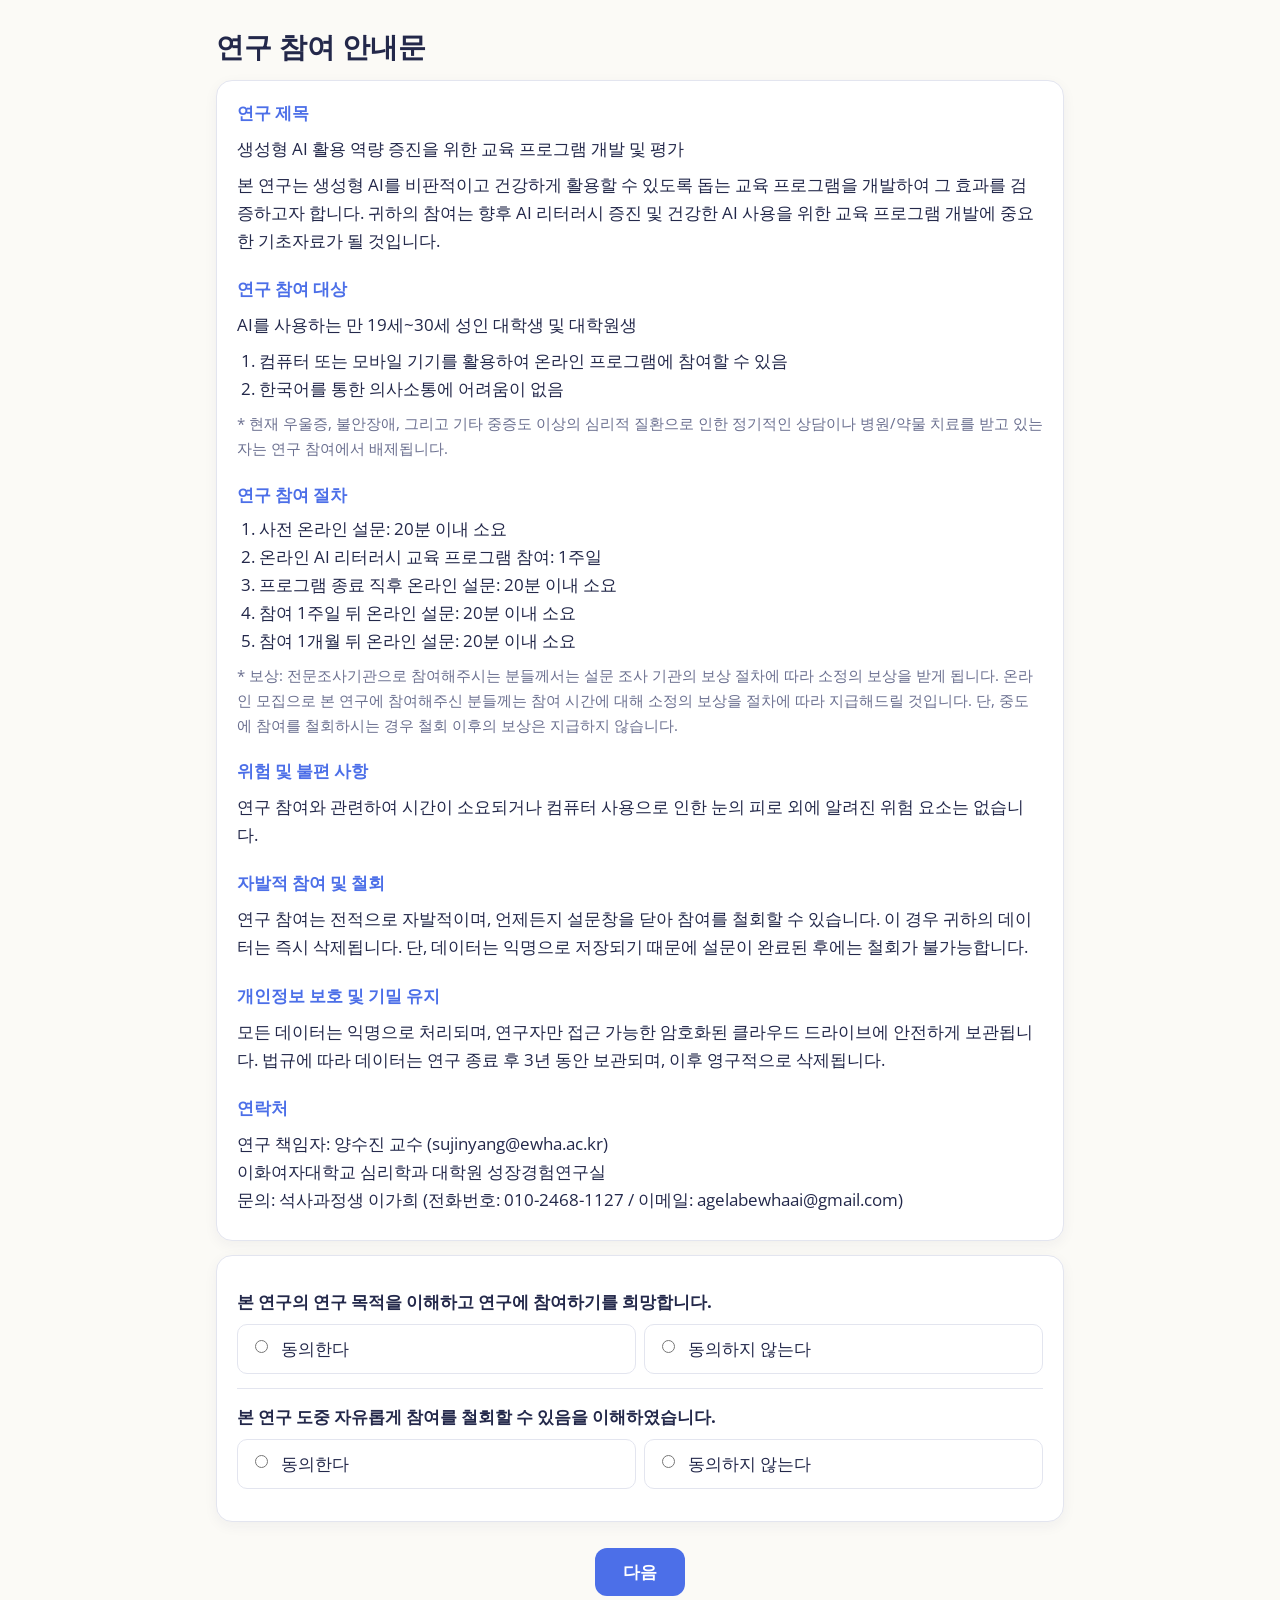
<file: index.html>
<!doctype html>
<html lang="ko">
<head>
<meta charset="utf-8">
<meta name="viewport" content="width=device-width, initial-scale=1">
<title>AI 리터러시 프로그램</title>
<link rel="stylesheet" href="jspsych.css">
<link rel="stylesheet" href="style.css?v=1102b">
<script src="jspsych.js"></script>
<script src="plugin-html-button-response.js"></script>
<script src="plugin-survey-html-form.js"></script>
<script src="plugin-browser-check.js"></script>
<script src="plugin-call-function.js"></script>
<script src="config.js?v=1102b"></script>
<script src="measures.js?v=1102b"></script>
</head>
<body>
<div id="app"></div>
<script src="experiment.js?v=1102b"></script>
</body>
</html>
</file>
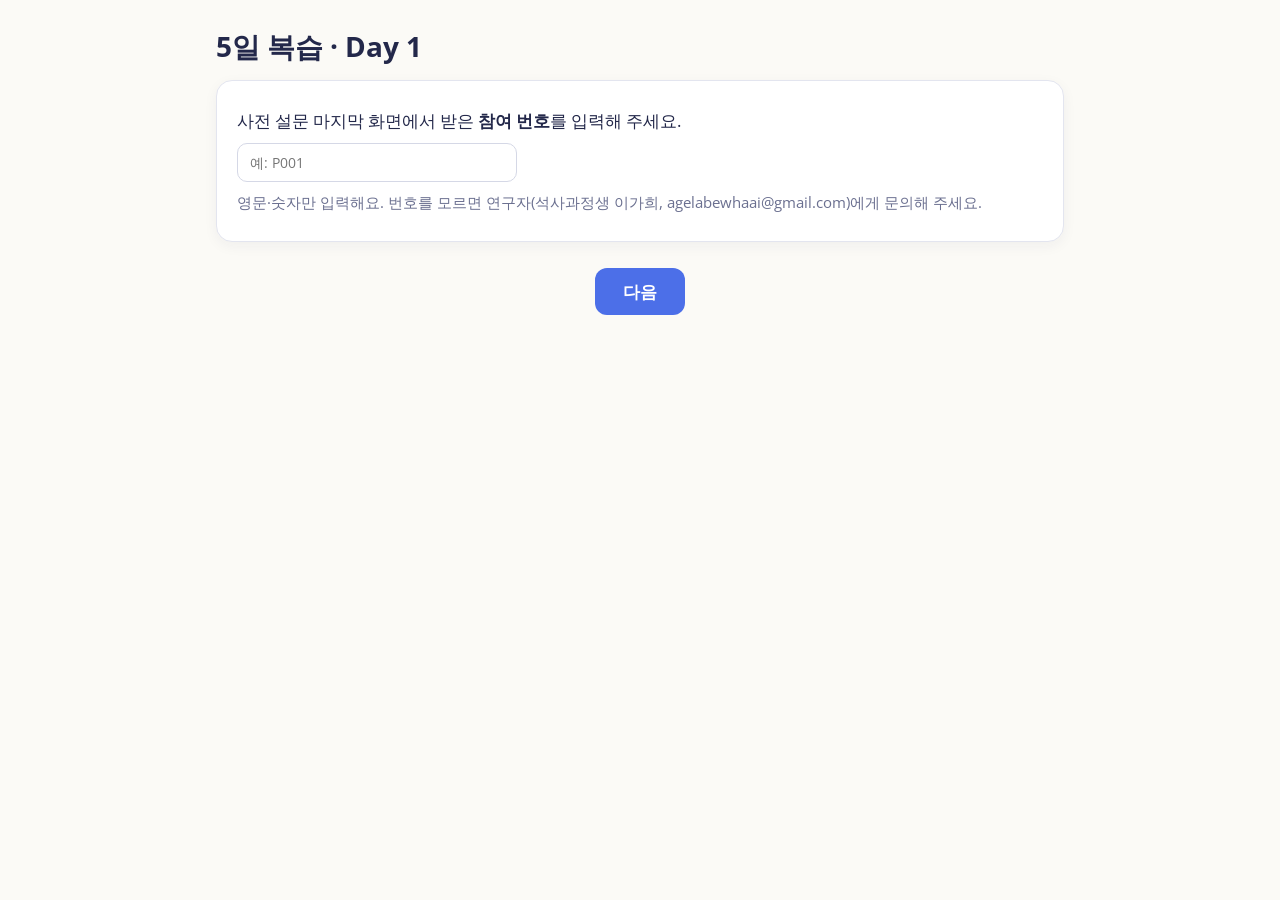
<file: daily-b.html>
<!doctype html>
<html lang="ko">
<head>
<meta charset="utf-8">
<meta name="viewport" content="width=device-width, initial-scale=1">
<title>일상 속 디지털 기술 이해 · 5일 복습</title>
<link rel="stylesheet" href="jspsych.css">
<link rel="stylesheet" href="style.css?v=1117a">
<script src="jspsych.js"></script>
<script src="plugin-html-button-response.js"></script>
<script src="plugin-survey-html-form.js"></script>
<script src="plugin-browser-check.js"></script>
<script src="plugin-call-function.js"></script>
<script src="config.js?v=1117a"></script>
<script src="measures.js?v=1117a"></script>
<script>const DAY = Math.min(5, Math.max(1, Number(new URLSearchParams(location.search).get("day")) || 1)); const FORM = "day" + DAY;</script>
<script src="common.js?v=1117a"></script>
<script src="debug-main.js?v=1123a"></script>
</head>
<body>
<div id="app"></div>
<script src="daily-b.js?v=1126c"></script>
</body>
</html>
</file>
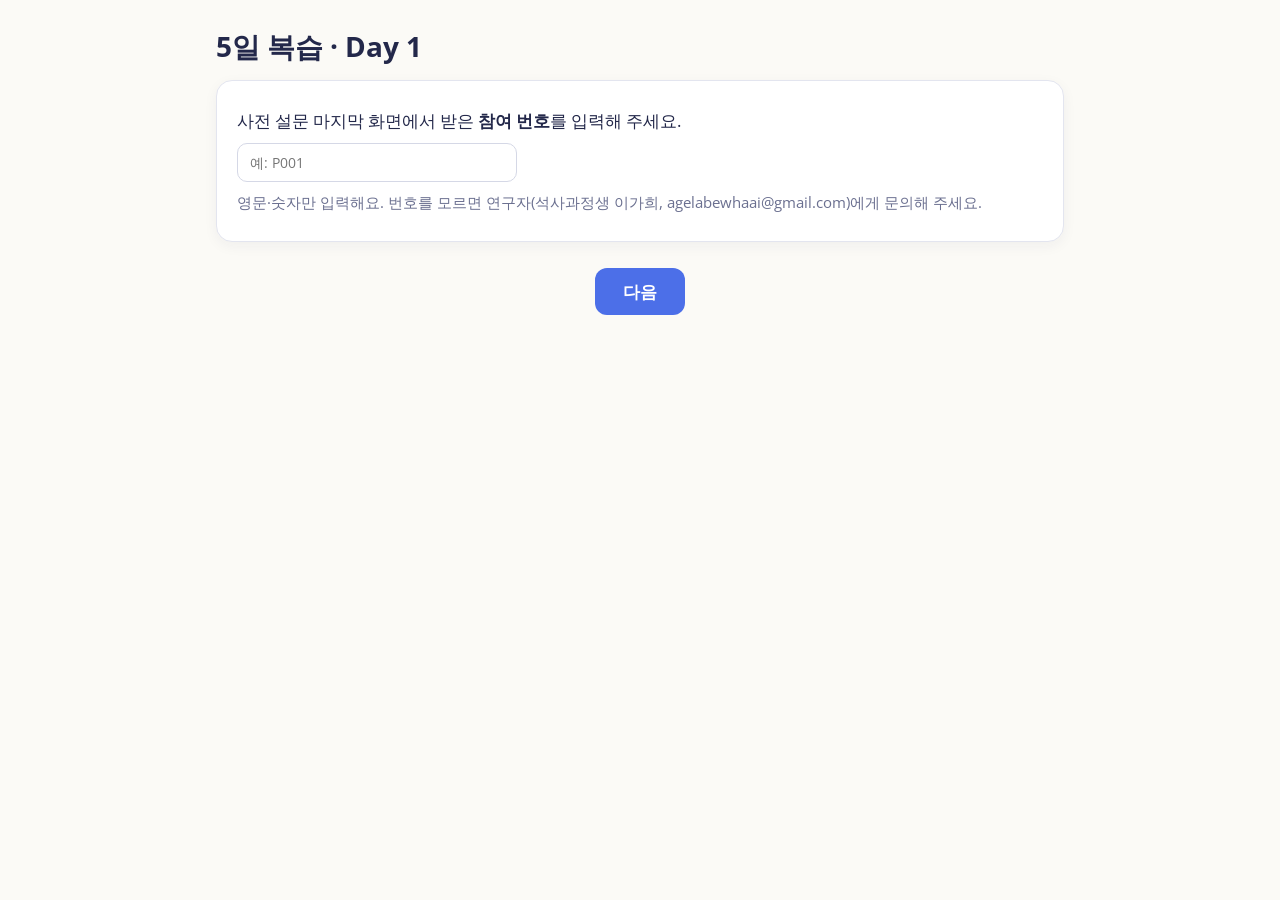
<file: daily-main.html>
<!doctype html>
<html lang="ko">
<head>
<meta charset="utf-8">
<meta name="viewport" content="width=device-width, initial-scale=1">
<title>AI 리터러시 5일 복습</title>
<link rel="stylesheet" href="jspsych.css">
<link rel="stylesheet" href="style.css?v=1117a">
<script src="jspsych.js"></script>
<script src="plugin-html-button-response.js"></script>
<script src="plugin-survey-html-form.js"></script>
<script src="plugin-browser-check.js"></script>
<script src="plugin-call-function.js"></script>
<script src="config.js?v=1117a"></script>
<script src="measures.js?v=1117a"></script>
<script>const DAY = Math.min(5, Math.max(1, Number(new URLSearchParams(location.search).get("day")) || 1)); const FORM = "day" + DAY;</script>
<script src="common.js?v=1117a"></script>
<script src="debug-main.js?v=1123a"></script>
</head>
<body>
<div id="app"></div>
<script src="daily-main.js?v=1125f"></script>
</body>
</html>
</file>
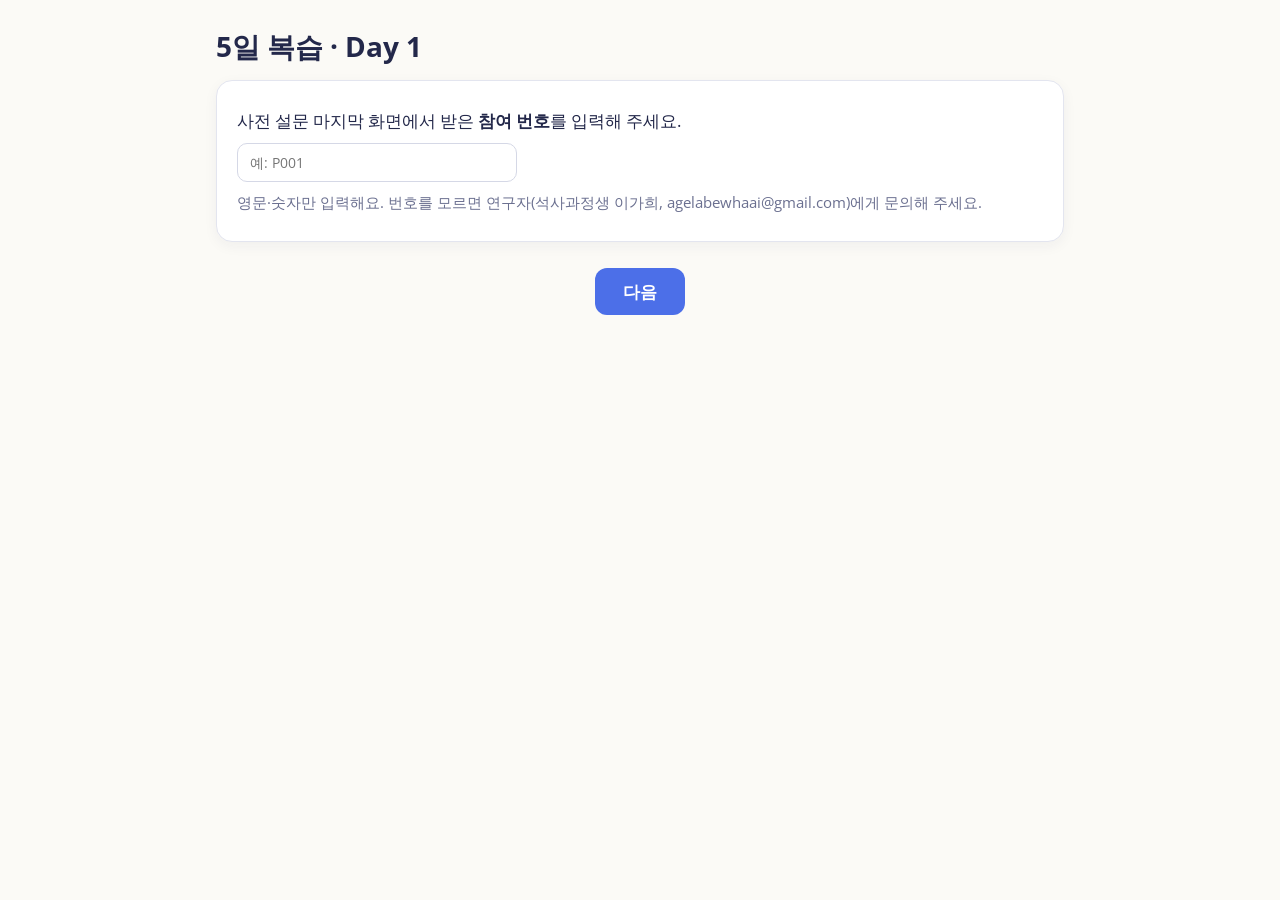
<file: daily.html>
<!doctype html>
<html lang="ko">
<head>
<meta charset="utf-8">
<meta name="viewport" content="width=device-width, initial-scale=1">
<title>AI 리터러시 5일 복습</title>
<link rel="stylesheet" href="jspsych.css">
<link rel="stylesheet" href="style.css?v=1117a">
<script src="jspsych.js"></script>
<script src="plugin-html-button-response.js"></script>
<script src="plugin-survey-html-form.js"></script>
<script src="plugin-browser-check.js"></script>
<script src="plugin-call-function.js"></script>
<script src="config.js?v=1117a"></script>
<script src="measures.js?v=1117a"></script>
<script>const DAY = Math.min(5, Math.max(1, Number(new URLSearchParams(location.search).get("day")) || 1)); const FORM = "day" + DAY;</script>
<script src="common.js?v=1117a"></script>
</head>
<body>
<div id="app"></div>
<script src="daily.js?v=1117a"></script>
</body>
</html>
</file>
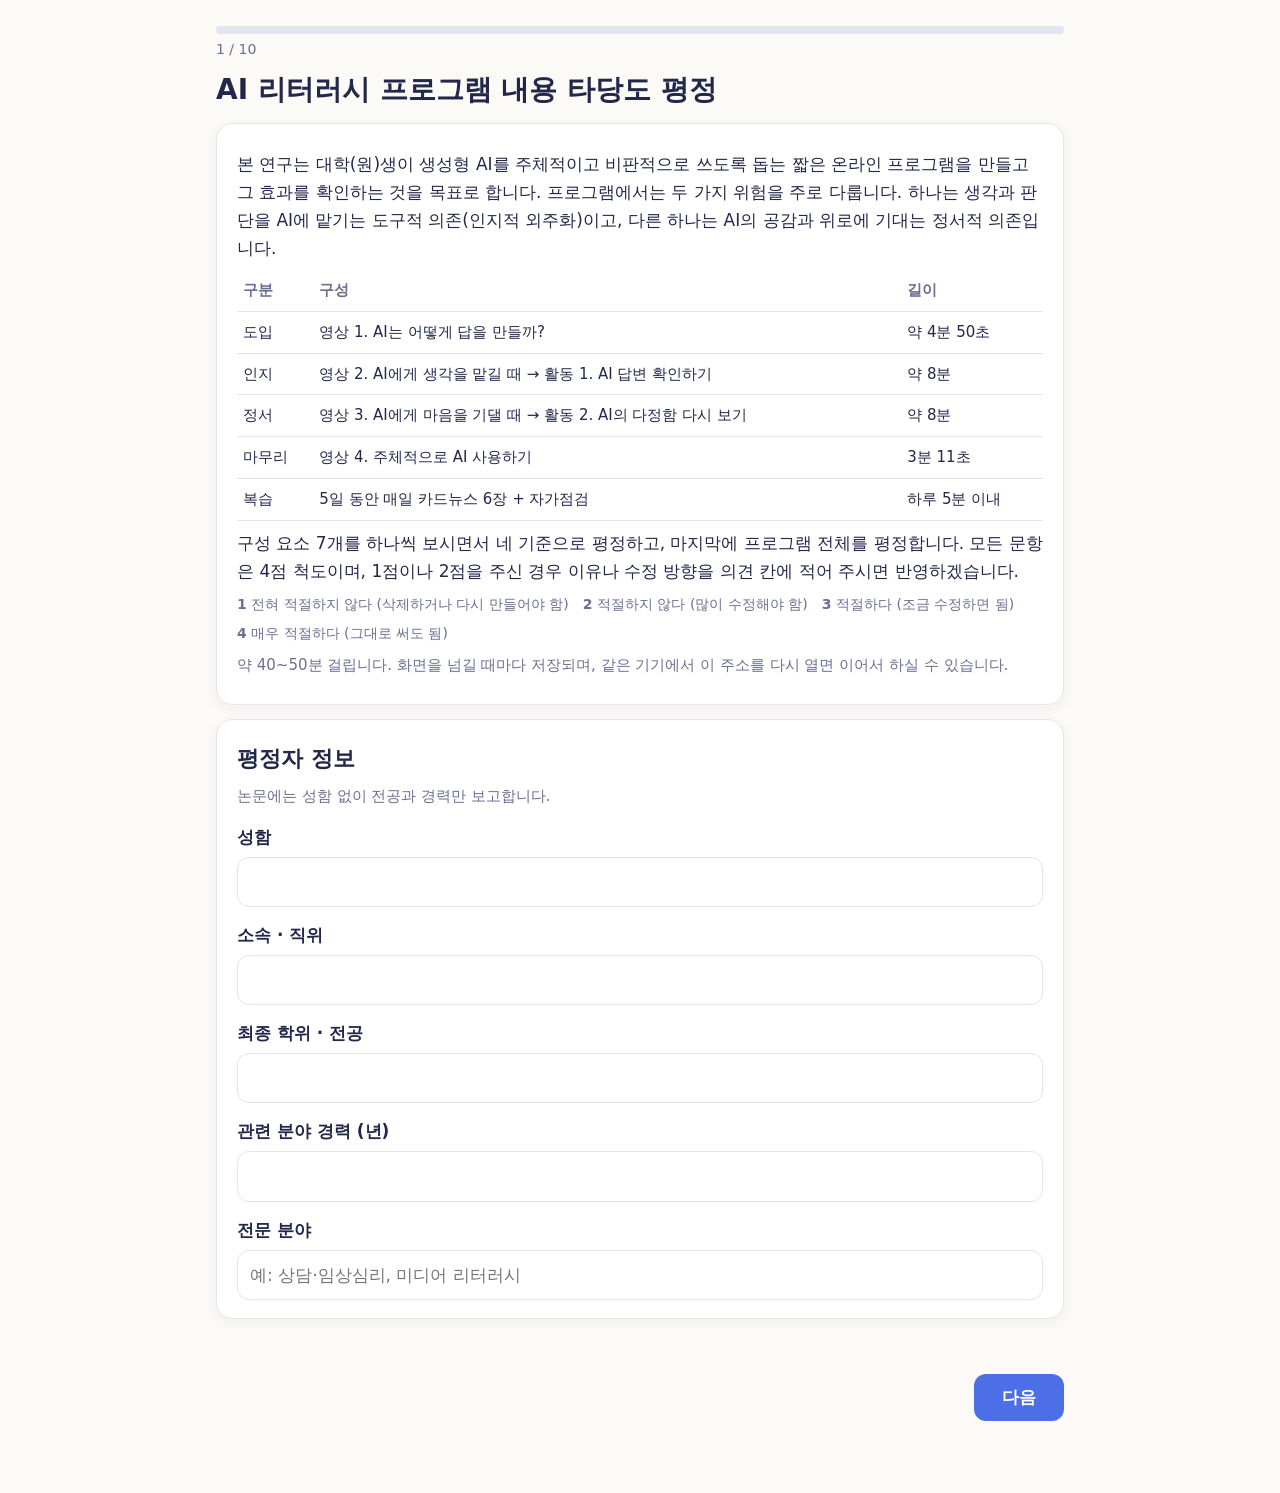
<file: expert.html>
<!doctype html>
<html lang="ko">
<head>
<meta charset="utf-8">
<meta name="viewport" content="width=device-width, initial-scale=1">
<title>AI 리터러시 프로그램 내용 타당도 평정</title>
<link rel="stylesheet" href="style.css?v=1117a">
<style>
  main{max-width:880px;margin:0 auto;padding:20px 16px 72px;box-sizing:border-box;font-size:17px;line-height:1.65;}
  .bar{height:8px;background:var(--line);border-radius:99px;overflow:hidden;margin:6px 0 4px;}
  .bar i{display:block;height:100%;background:var(--blue);border-radius:99px;transition:width .25s;}
  .stepno{color:var(--sub);font-size:14px;margin:0 0 10px;}
  table.ov{width:100%;border-collapse:collapse;font-size:15px;}
  table.ov th,table.ov td{border-bottom:1px solid var(--line);padding:8px 6px;text-align:left;vertical-align:top;}
  table.ov th{color:var(--sub);font-weight:600;white-space:nowrap;}
  .goal{background:var(--blue-soft);border-radius:12px;padding:12px 16px;margin:12px 0;font-size:16px;}
  .goal b{display:inline-block;min-width:3.2em;}
  video{width:100%;border-radius:12px;background:#000;display:block;}
  .cardsrow{display:flex;gap:10px;overflow-x:auto;padding:4px 2px 10px;scroll-snap-type:x mandatory;}
  .cardsrow img{height:420px;border-radius:10px;border:1px solid var(--line);scroll-snap-align:start;flex:none;}
  .daytabs{display:flex;gap:6px;flex-wrap:wrap;margin:0 0 10px;}
  .daytabs button{font:inherit;font-size:15px;font-weight:700;padding:7px 14px;border-radius:99px;border:1px solid var(--line);background:#fff;color:var(--ink);cursor:pointer;}
  .daytabs button.on{background:var(--blue);border-color:var(--blue);color:#fff;}
  a.open{display:inline-block;font-weight:700;color:var(--blue);background:var(--blue-soft);padding:10px 16px;border-radius:12px;text-decoration:none;margin:4px 0;}
  .scale{display:flex;gap:6px 14px;flex-wrap:wrap;font-size:14px;color:var(--sub);margin:0 0 4px;}
  .q{padding:14px 0;border-bottom:1px solid var(--line);}
  .q:last-of-type{border-bottom:none;}
  .q .t{margin:0 0 8px;}
  .q .t b{color:var(--blue);margin-right:4px;}
  .q.miss .t{color:var(--red);}
  .pick{display:grid;grid-template-columns:repeat(4,1fr);gap:8px;}
  .pick label{display:block;position:relative;cursor:pointer;}
  .pick input{position:absolute;opacity:0;inset:0;}
  .pick span{display:block;text-align:center;border:1.5px solid var(--line);border-radius:12px;padding:8px 4px;background:#fff;font-weight:700;}
  .pick small{display:block;font-weight:500;font-size:12px;color:var(--sub);line-height:1.3;}
  .pick input:checked + span{border-color:var(--blue);background:var(--blue);color:#fff;}
  .pick input:checked + span small{color:#fff;}
  .pick input:focus-visible + span{outline:3px solid var(--blue-soft);}
  textarea,input[type=text],input[type=number]{font:inherit;width:100%;box-sizing:border-box;border:1.5px solid var(--line);border-radius:12px;padding:10px 12px;background:#fff;color:var(--ink);}
  textarea{min-height:110px;resize:vertical;}
  label.f{display:block;font-weight:700;margin:14px 0 6px;}
  label.f small{font-weight:500;color:var(--sub);}
  .low{display:none;color:var(--red);font-size:14px;margin:6px 0 0;}
  .low.on{display:block;}
  .nav{display:flex;justify-content:space-between;gap:10px;margin-top:18px;}
  .nav .ghost{background:#fff;color:var(--ink);border:1.5px solid var(--line);}
  .err{color:var(--red);font-weight:700;margin:10px 0 0;min-height:1.4em;}
  @media (max-width:560px){ .cardsrow img{height:330px;} .pick small{display:none;} }
</style>
<script src="config.js?v=1117a"></script>
</head>
<body>
<main id="app"></main>
<script>
/* 전문가 내용 타당도 평정 — expert.html
   응답은 CONFIG.SHEETS_URL의 '전문가평정' 탭에 평정자 1명당 1줄로 저장(화면을 넘길 때마다 덮어씀). 같은 기기에서는 다시 열어도 이어서 할 수 있음. */
const SHEET = "전문가평정";
const KEY = "ailit_expert_v1";
const BASE = "program.html?pid=EXPERT&debug=1&start=";
const SCALE = [[1, "전혀 적절하지 않다", "삭제하거나 다시 만들어야 함"], [2, "적절하지 않다", "많이 수정해야 함"], [3, "적절하다", "조금 수정하면 됨"], [4, "매우 적절하다", "그대로 써도 됨"]];
const CRIT = [
  ["목표 적합성", "내용이 이 요소의 목표와 프로그램 전체 목적에 맞다."],
  ["대상 적절성", "대학(원)생의 실제 AI 사용 상황과 이해 수준에 맞다."],
  ["명확성", "용어, 문장, 화면 구성이 분명해 오해 없이 전달된다."],
  ["분량·난이도", "길이와 어려운 정도가 적당하다."],
];
const PARTS = [
  { id: "v1", kind: "video", n: 1, name: "영상 1. AI는 어떻게 답을 만들까?", len: "약 4분 50초",
    goal: "생성형 AI가 학습한 패턴으로 답을 만드는 시스템임을 이해하고, 사람의 판단이 왜 중요한지 알기",
    body: "작동 원리(대규모 언어 모델, 토큰, 어텐션), 강점과 사회적 이점, 약점(환각, 편향, 딥페이크)과 사회적 영향, 윤리적 사용" },
  { id: "v2", kind: "video", n: 2, name: "영상 2. AI에게 생각을 맡길 때", len: "2분 43초",
    goal: "인지적 외주화를 이해하고, AI를 쓸 때 비판적으로 확인하고 골라 다듬어 내 것으로 만들어야 함을 알기",
    body: "인지적 외주화, AI는 무엇이 다른가, 선행연구 세 가지(기억·주인의식, 비판적 사고, AI 신뢰), 확신에 찬 말투, AI와 나의 역할" },
  { id: "a1", kind: "act", start: "act1", name: "활동 1. AI 답변 확인하기", len: "약 5분",
    goal: "‘단호한 말투 ≠ 확인된 내용’을 실제 AI 답변에 적용해 문장마다 어떤 문제가 있는지 가려내기",
    body: "밤샘 공부에 대한 AI 답변 읽기 → 첫인상 평가 → A. 확신에 찬 문장 5개의 문제 유형 고르기 → B. 영상 2 내용 퀴즈 5문항 (10점, 즉시 해설)" },
  { id: "v3", kind: "video", n: 3, name: "영상 3. AI에게 마음을 기댈 때", len: "3분 26초",
    goal: "AI가 왜 위로가 되는지, 왜 아첨하거나 붙잡는 말을 하는지 알고, AI 공감의 한계와 사람·전문가의 도움을 찾는 방법 알기",
    body: "AI가 위로가 되는 이유, 아첨·붙잡는 말의 이유, 정서적 의존의 문제 세 가지(외로움·고립, 관계에 대한 기대 변화, 서비스 변경에 따른 상실), AI는 정신건강 전문가가 아님" },
  { id: "a2", kind: "act", start: "act2", name: "활동 2. AI의 다정함 다시 보기", len: "약 5분",
    goal: "따뜻해 보이는 AI 대화에서 아첨·과도한 친밀감·붙잡기를 찾아내기",
    body: "AI 대화 세 개 읽기 → 첫인상 평가 → A. 단서 찾기 5문항 → B. 영상 3 내용 퀴즈 5문항 (10점, 즉시 해설)" },
  { id: "v4", kind: "video", n: 4, name: "영상 4. 주체적으로 AI 사용하기", len: "3분 11초",
    goal: "학업·정서 양쪽의 사용 습관을 점검하고, 실천할 작은 변화 하나를 정하기",
    body: "자기점검(O/X 5문항), 사용 전·중·후 전략, 감정을 나눌 때, 신경가소성, ‘나의 작은 변화’ 직접 적기" },
  { id: "cn", kind: "cards", name: "5일 복습 카드뉴스", len: "하루 6장, 5일",
    goal: "1일차에 배운 내용을 하루 한 주제씩 다시 떠올리고 실천으로 잇기",
    body: "Day 1 AI는 어떻게 답을 만들까 · Day 2 AI에게 생각을 맡길 때 · Day 3 AI 답변 확인하기 · Day 4 AI에게 마음을 기댈 때 · Day 5 기분 좋은 답 ≠ 나에게 좋은 답" },
];
const OVERALL = [
  "프로그램 구성이 ‘생성형 AI를 주체적·비판적으로 사용하도록 돕는다’는 목적에 적합하다.",
  "영상과 활동의 순서가 논리적으로 이어진다.",
  "인지적 의존과 정서적 의존을 균형 있게 다룬다.",
  "영상으로 배우고 활동으로 적용하는 방식이 학습 목표 달성에 적절하다.",
  "1일차 분량(40분 이내)과 5일 복습 분량(하루 5분 이내)이 적절하다.",
  "5일 복습이 1일차에 배운 내용을 유지하고 실천으로 잇는 데 적절하다.",
  "참여자에게 심리적 불편이나 해를 줄 수 있는 내용이 없다.",
  "이 프로그램은 대학생의 AI 리터러시를 높이고 AI 의존을 줄이는 데 도움이 될 것이다.",
];
const OPEN = [
  "사실과 다르거나 근거가 약하다고 보신 내용이 있다면 적어 주세요. (어느 영상·활동·카드인지 함께)",
  "빠져 있어 추가했으면 하는 내용이 있다면 적어 주세요.",
  "빼거나 줄였으면 하는 내용이 있다면 적어 주세요.",
  "그 밖에 프로그램을 더 좋게 만들기 위한 의견을 자유롭게 적어 주세요.",
];
const INFO = [["rater_name", "성함", "text"], ["rater_affil", "소속 · 직위", "text"], ["rater_degree", "최종 학위 · 전공", "text"], ["rater_years", "관련 분야 경력 (년)", "number"], ["rater_field", "전문 분야", "text", "예: 상담·임상심리, 미디어 리터러시"]];

const COLS = [...INFO.map(x => x[0]), ...PARTS.flatMap(p => CRIT.map((c, i) => i + 1).map(k => `a_${p.id}_${k}`).concat(`a_${p.id}_c`)), ...OVERALL.map((t, k) => `b_${k + 1}`), "b_c", ...OPEN.map((t, k) => `d_${k + 1}`)];
const DEBUG = new URLSearchParams(location.search).get("debug") === "1";
const esc = s => String(s == null ? "" : s).replace(/[&<>"]/g, c => ({ "&": "&amp;", "<": "&lt;", ">": "&gt;", '"': "&quot;" }[c]));
let S = { sid: "ex" + Date.now().toString(36) + Math.random().toString(36).slice(2, 8), seq: 0, step: 0, started_at: new Date().toISOString(), r: {} };
try { const o = JSON.parse(localStorage.getItem(KEY) || "null"); if (o && o.sid && !o.done) S = o; } catch (e) {}
const keep = () => { try { localStorage.setItem(KEY, JSON.stringify(S)); } catch (e) {} };
const STEPS = 1 + PARTS.length + 2; // 안내, 구성 요소 7, 전체 평정, 서술 의견
const app = document.getElementById("app");

function send(status) {
  const row = { pid: "EXPERT", sid: S.sid, form: "expert", status, seq: ++S.seq, step: S.step, debug: DEBUG, started_at: S.started_at, saved_at: new Date().toISOString() };
  COLS.forEach(k => { row[k] = S.r[k] == null ? "" : S.r[k]; }); // 시트 열 순서를 문항 순서대로
  keep();
  if (!CONFIG.SHEETS_URL) return Promise.resolve(true);
  return fetch(CONFIG.SHEETS_URL, { method: "POST", body: JSON.stringify({ sheet: SHEET, row }) }).then(r => r.json()).then(j => !!(j && j.ok)).catch(() => false);
}
const pick = (name, short) => `<div class="pick">${SCALE.map(([v, a, b]) => `<label><input type="radio" name="${name}" value="${v}"${String(S.r[name]) === String(v) ? " checked" : ""}><span>${v}<small>${a}</small></span></label>`).join("")}</div>`;
const scaleKey = () => `<div class="scale">${SCALE.map(([v, a, b]) => `<span><b>${v}</b> ${a} (${b})</span>`).join("")}</div>`;
const head = (title) => `<div class="bar"><i style="width:${Math.round(S.step / (STEPS - 1) * 100)}%"></i></div><p class="stepno">${S.step + 1} / ${STEPS}</p><h1>${title}</h1>`;
const nav = (last) => `<p class="err" id="err"></p><div class="nav">${S.step > 0 ? `<button type="button" class="jspsych-btn ghost" id="prev">이전</button>` : "<span></span>"}<button type="submit" class="jspsych-btn">${last ? "제출하기" : "다음"}</button></div>`;

function material(p) {
  if (p.kind === "video") return `<video controls preload="metadata" playsinline src="video${p.n}-main.mp4?v=1123e"></video><p class="sub">참가자가 보는 것과 같은 영상입니다. <a href="${BASE}video${p.n}" target="_blank" rel="noopener">참가자 화면 그대로 보기(새 창)</a></p>`;
  if (p.kind === "act") return `<p>활동은 참가자 화면에서 직접 해 보실 수 있습니다. 응답하지 않아도 다음으로 넘어갑니다.</p><a class="open" href="${BASE}${p.start}" target="_blank" rel="noopener">${esc(p.name.split(". ")[0])} 열기 (새 창) →</a><p class="sub">활동이 끝나 다음 영상이 나오면 창을 닫고 이 화면으로 돌아와 주세요.</p>`;
  return `<div class="daytabs">${[1, 2, 3, 4, 5].map(d => `<button type="button" data-day="${d}"${d === 1 ? ' class="on"' : ""}>Day ${d}</button>`).join("")}</div><div class="cardsrow" id="cards"></div><p class="sub">옆으로 넘겨 6장을 모두 볼 수 있습니다. 카드를 본 뒤 참가자는 퀴즈 1문항과 자가점검(AI 사용 여부·시간, AI 사용 실천 6문항, 오늘의 한 줄)에 답합니다. <a href="daily-main.html?day=1&pid=EXPERT&debug=1" target="_blank" rel="noopener">참가자 화면 그대로 보기(새 창)</a></p>`;
}

function view() {
  const i = S.step; let h = "";
  if (i === 0) {
    h = head("AI 리터러시 프로그램 내용 타당도 평정") + `<div class="card">
      <p>본 연구는 대학(원)생이 생성형 AI를 주체적이고 비판적으로 쓰도록 돕는 짧은 온라인 프로그램을 만들고 그 효과를 확인하는 것을 목표로 합니다. 프로그램에서는 두 가지 위험을 주로 다룹니다. 하나는 생각과 판단을 AI에 맡기는 도구적 의존(인지적 외주화)이고, 다른 하나는 AI의 공감과 위로에 기대는 정서적 의존입니다.</p>
      <table class="ov"><tr><th>구분</th><th>구성</th><th>길이</th></tr>
      <tr><td>도입</td><td>영상 1. AI는 어떻게 답을 만들까?</td><td>약 4분 50초</td></tr>
      <tr><td>인지</td><td>영상 2. AI에게 생각을 맡길 때 → 활동 1. AI 답변 확인하기</td><td>약 8분</td></tr>
      <tr><td>정서</td><td>영상 3. AI에게 마음을 기댈 때 → 활동 2. AI의 다정함 다시 보기</td><td>약 8분</td></tr>
      <tr><td>마무리</td><td>영상 4. 주체적으로 AI 사용하기</td><td>3분 11초</td></tr>
      <tr><td>복습</td><td>5일 동안 매일 카드뉴스 6장 + 자가점검</td><td>하루 5분 이내</td></tr></table>
      <p>구성 요소 7개를 하나씩 보시면서 네 기준으로 평정하고, 마지막에 프로그램 전체를 평정합니다. 모든 문항은 4점 척도이며, 1점이나 2점을 주신 경우 이유나 수정 방향을 의견 칸에 적어 주시면 반영하겠습니다.</p>
      ${scaleKey()}
      <p class="sub">약 40~50분 걸립니다. 화면을 넘길 때마다 저장되며, 같은 기기에서 이 주소를 다시 열면 이어서 하실 수 있습니다.</p></div>
      <div class="card"><h2>평정자 정보</h2><p class="sub">논문에는 성함 없이 전공과 경력만 보고합니다.</p>
      ${INFO.map(([k, l, t, ph]) => `<label class="f" for="${k}">${l}</label><input type="${t}" id="${k}" name="${k}" ${t === "number" ? 'min="0" max="60" step="0.5" inputmode="decimal"' : 'maxlength="80"'} placeholder="${ph || ""}" value="${esc(S.r[k])}" data-req="1">`).join("")}</div>` + nav();
  } else if (i <= PARTS.length) {
    const p = PARTS[i - 1];
    h = head(p.name) + `<div class="goal"><div><b>목표</b> ${p.goal}</div><div><b>내용</b> ${p.body}</div><div><b>길이</b> ${p.len}</div></div>
      <div class="card">${material(p)}</div>
      <div class="card"><h2>평정</h2>${scaleKey()}
      ${CRIT.map(([a, b], k) => `<div class="q" data-q="a_${p.id}_${k + 1}"><p class="t"><b>${a}</b> ${b}</p>${pick(`a_${p.id}_${k + 1}`)}</div>`).join("")}
      <label class="f" for="c">의견 <small>(선택 · 수정이 필요한 부분과 방향)</small></label><textarea id="c" name="a_${p.id}_c" maxlength="3000">${esc(S.r[`a_${p.id}_c`])}</textarea>
      <p class="low" id="low">1점이나 2점을 주신 기준이 있습니다. 이유나 수정 방향을 적어 주시면 큰 도움이 됩니다.</p></div>` + nav();
  } else if (i === PARTS.length + 1) {
    h = head("프로그램 전체 평정") + `<div class="card">${scaleKey()}
      ${OVERALL.map((t, k) => `<div class="q" data-q="b_${k + 1}"><p class="t"><b>${k + 1}.</b> ${t}</p>${pick(`b_${k + 1}`)}</div>`).join("")}
      <label class="f" for="c">의견 <small>(선택 · 낮게 평정한 문항의 이유와 수정 방향)</small></label><textarea id="c" name="b_c" maxlength="3000">${esc(S.r.b_c)}</textarea>
      <p class="low" id="low">1점이나 2점을 주신 문항이 있습니다. 이유나 수정 방향을 적어 주시면 큰 도움이 됩니다.</p></div>` + nav();
  } else {
    h = head("서술 의견") + `<div class="card"><p class="sub">모두 선택 문항입니다. 해당하는 것만 적어 주세요.</p>
      ${OPEN.map((t, k) => `<label class="f" for="d${k + 1}">${k + 1}. ${t}</label><textarea id="d${k + 1}" name="d_${k + 1}" maxlength="4000">${esc(S.r[`d_${k + 1}`])}</textarea>`).join("")}</div>` + nav(true);
  }
  app.innerHTML = `<form id="f" novalidate>${h}</form>`;
  window.scrollTo(0, 0);
  wire();
}

function collect(form) {
  form.querySelectorAll("input[type=text],input[type=number],textarea").forEach(e => { S.r[e.name] = e.value.trim(); });
  form.querySelectorAll("input[type=radio]:checked").forEach(e => { S.r[e.name] = Number(e.value); });
  keep();
}
function wire() {
  const form = document.getElementById("f"), low = document.getElementById("low");
  const showLow = () => { if (low) low.classList.toggle("on", [...form.querySelectorAll("input[type=radio]:checked")].some(e => Number(e.value) <= 2) && !form.querySelector("textarea").value.trim()); };
  form.addEventListener("change", () => { collect(form); showLow(); form.querySelectorAll(".q.miss").forEach(q => { if (q.querySelector("input:checked")) q.classList.remove("miss"); }); });
  form.addEventListener("input", e => { collect(form); if (e.target.tagName === "TEXTAREA") showLow(); });
  showLow();
  const cards = document.getElementById("cards");
  if (cards) {
    const show = d => { cards.innerHTML = [1, 2, 3, 4, 5, 6].map(k => `<img loading="lazy" src="cards-main/day${d}_${k}.jpg?v=1123k" alt="Day ${d} 카드 ${k}">`).join(""); cards.scrollLeft = 0; form.querySelectorAll(".daytabs button").forEach(b => b.classList.toggle("on", Number(b.dataset.day) === d)); };
    form.querySelectorAll(".daytabs button").forEach(b => b.addEventListener("click", () => show(Number(b.dataset.day))));
    show(1);
  }
  const prev = document.getElementById("prev");
  if (prev) prev.addEventListener("click", () => { collect(form); S.step--; keep(); view(); });
  form.addEventListener("submit", async e => {
    e.preventDefault(); collect(form);
    const err = document.getElementById("err"); err.textContent = "";
    if (!DEBUG) {
      const emptyInfo = [...form.querySelectorAll("[data-req]")].find(x => !x.value.trim());
      if (emptyInfo) { err.textContent = "평정자 정보를 모두 적어 주세요."; emptyInfo.focus(); return; }
      const miss = [...form.querySelectorAll(".q")].filter(q => !q.querySelector("input:checked"));
      form.querySelectorAll(".q").forEach(q => q.classList.toggle("miss", miss.includes(q)));
      if (miss.length) { err.textContent = `아직 평정하지 않은 문항이 ${miss.length}개 있습니다.`; miss[0].scrollIntoView({ behavior: "smooth", block: "center" }); return; }
    }
    const last = S.step === STEPS - 1;
    const btn = form.querySelector("button[type=submit]"); btn.disabled = true;
    if (!last) { S.step++; send("in_progress"); view(); return; }
    btn.textContent = "저장하는 중…";
    let ok = await send("complete"); if (!ok) ok = await send("complete");
    if (!ok) { btn.disabled = false; btn.textContent = "제출하기"; err.textContent = "저장하지 못했습니다. 인터넷 연결을 확인한 뒤 다시 눌러 주세요."; return; }
    S.done = true; keep();
    app.innerHTML = `<h1>평정을 마쳤습니다</h1><div class="card"><p>응답이 저장되었습니다. 귀한 시간을 내어 검토해 주셔서 감사합니다.</p><p class="sub">${CONFIG.RESEARCHER_CONTACT ? "문의: " + CONFIG.RESEARCHER_CONTACT : ""}</p></div>`;
    window.scrollTo(0, 0);
  });
}
view();
</script>
</body>
</html>
</file>
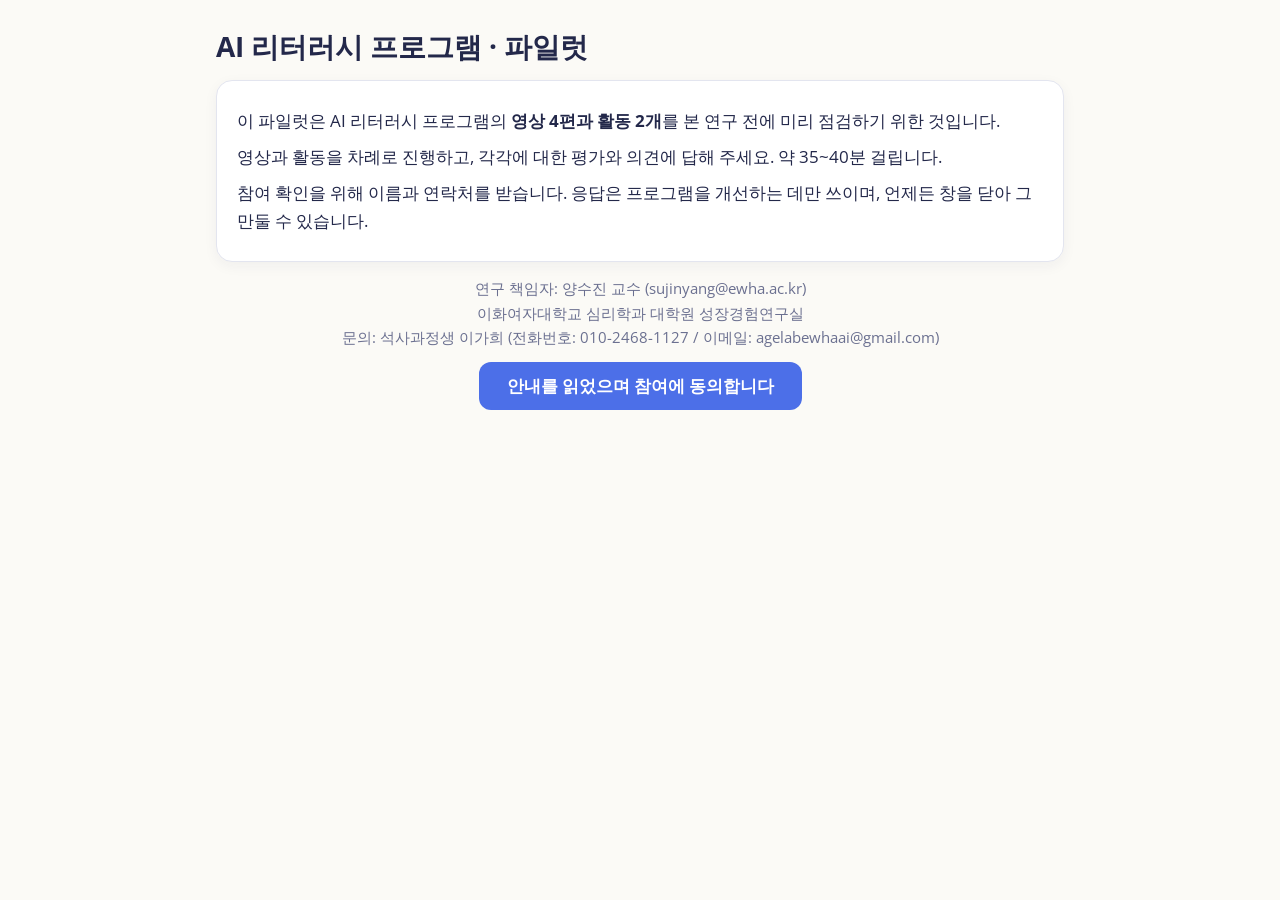
<file: pilot.html>
<!doctype html>
<html lang="ko">
<head>
<meta charset="utf-8">
<meta name="viewport" content="width=device-width, initial-scale=1">
<title>AI 리터러시 프로그램 · 파일럿</title>
<link rel="stylesheet" href="jspsych.css">
<link rel="stylesheet" href="style.css?v=1117a">
<script src="jspsych.js"></script>
<script src="plugin-html-button-response.js"></script>
<script src="plugin-survey-html-form.js"></script>
<script src="plugin-browser-check.js"></script>
<script src="plugin-call-function.js"></script>
<script src="config.js?v=1117a"></script>
<script src="measures.js?v=1117a"></script>
<script>const FORM = "pilot"; const PILOT = true;</script>
<script src="common.js?v=1117a"></script>
</head>
<body>
<div id="app"></div>
<script src="program.js?v=1117a"></script>
</body>
</html>
</file>
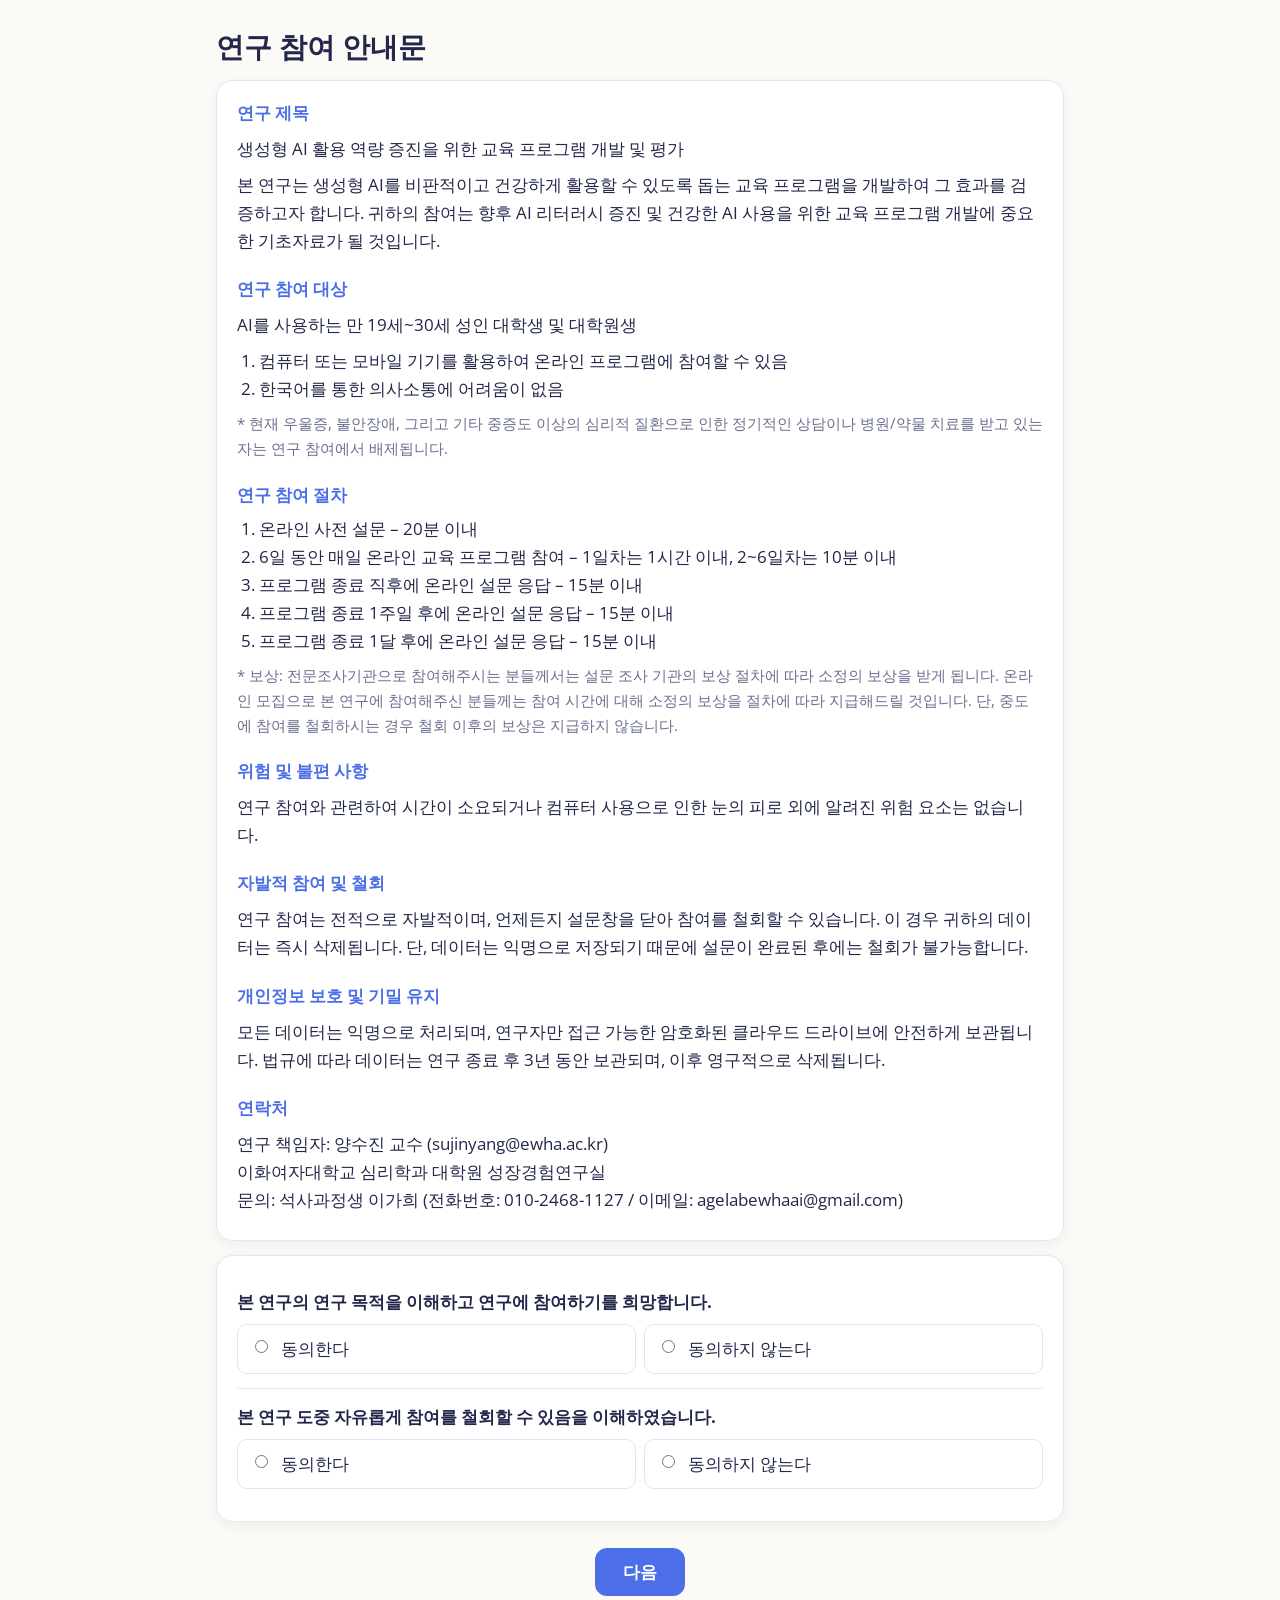
<file: pre-survey.html>
<!doctype html>
<html lang="ko">
<head>
<meta charset="utf-8">
<meta name="viewport" content="width=device-width, initial-scale=1">
<title>AI 리터러시 연구 · 사전 설문</title>
<link rel="stylesheet" href="jspsych.css">
<link rel="stylesheet" href="style.css?v=1117a">
<script src="jspsych.js"></script>
<script src="plugin-html-button-response.js"></script>
<script src="plugin-survey-html-form.js"></script>
<script src="plugin-browser-check.js"></script>
<script src="plugin-call-function.js"></script>
<script src="config.js?v=1117a"></script>
<script src="measures-main.js?v=1127e"></script>
<script>const FORM = "pre";</script>
<script src="common.js?v=1117a"></script>
<script src="debug-main.js?v=1123a"></script>
<style>#jspsych-content h1:empty{display:none;}</style>
</head>
<body>
<div id="app"></div>
<script src="pre-survey.js?v=1128a"></script>
</body>
</html>
</file>
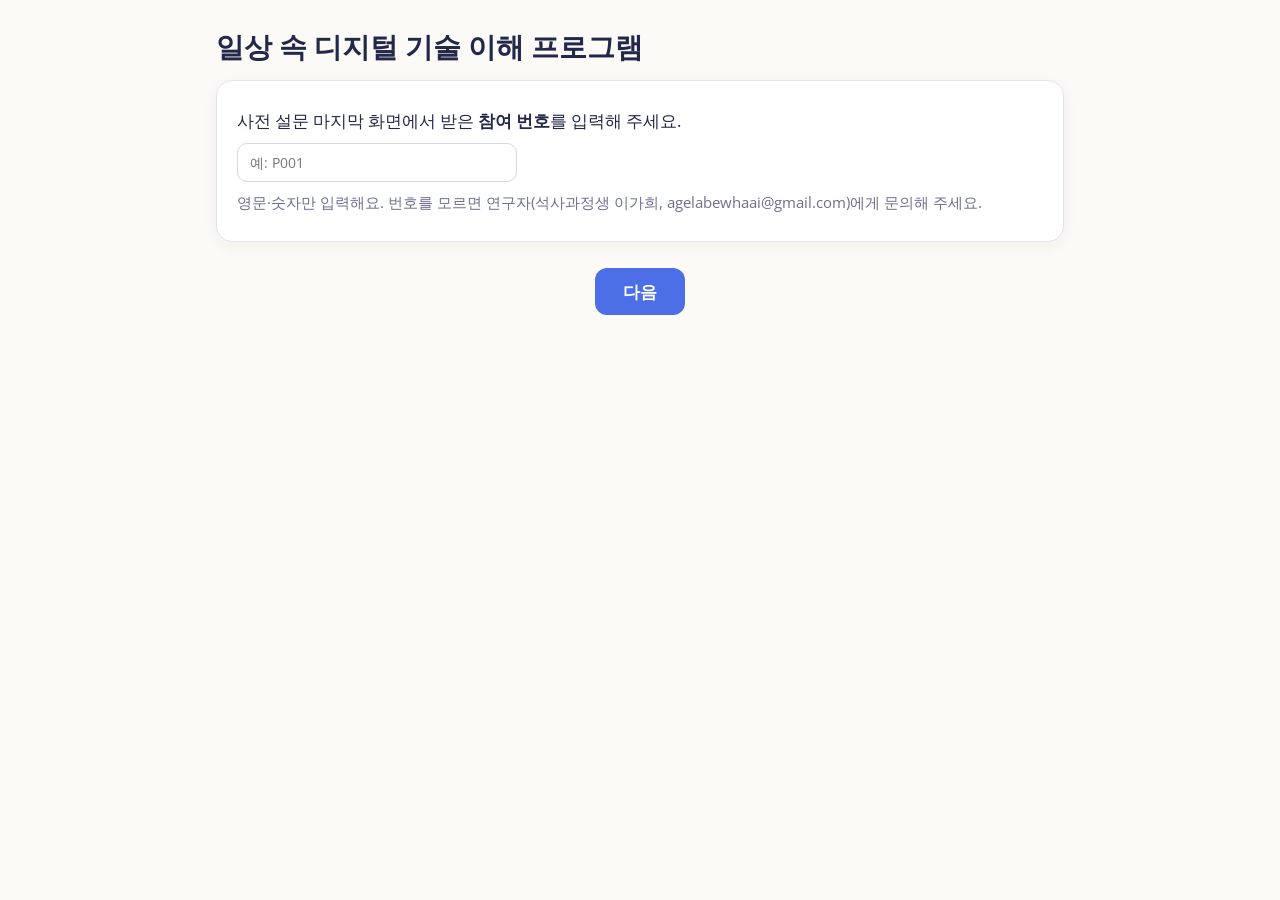
<file: program-b.html>
<!doctype html>
<html lang="ko">
<head>
<meta charset="utf-8">
<meta name="viewport" content="width=device-width, initial-scale=1">
<title>일상 속 디지털 기술 이해 프로그램</title>
<link rel="stylesheet" href="jspsych.css">
<link rel="stylesheet" href="style.css?v=1117a">
<script src="jspsych.js"></script>
<script src="plugin-html-button-response.js"></script>
<script src="plugin-survey-html-form.js"></script>
<script src="plugin-browser-check.js"></script>
<script src="plugin-call-function.js"></script>
<script src="config.js?v=1117a"></script>
<script src="measures.js?v=1117a"></script>
<script>const FORM = "program";</script>
<script src="common.js?v=1117a"></script>
<script src="debug-main.js?v=1123a"></script>
</head>
<body>
<div id="app"></div>
<script src="program-b.js?v=1126h"></script>
</body>
</html>
</file>
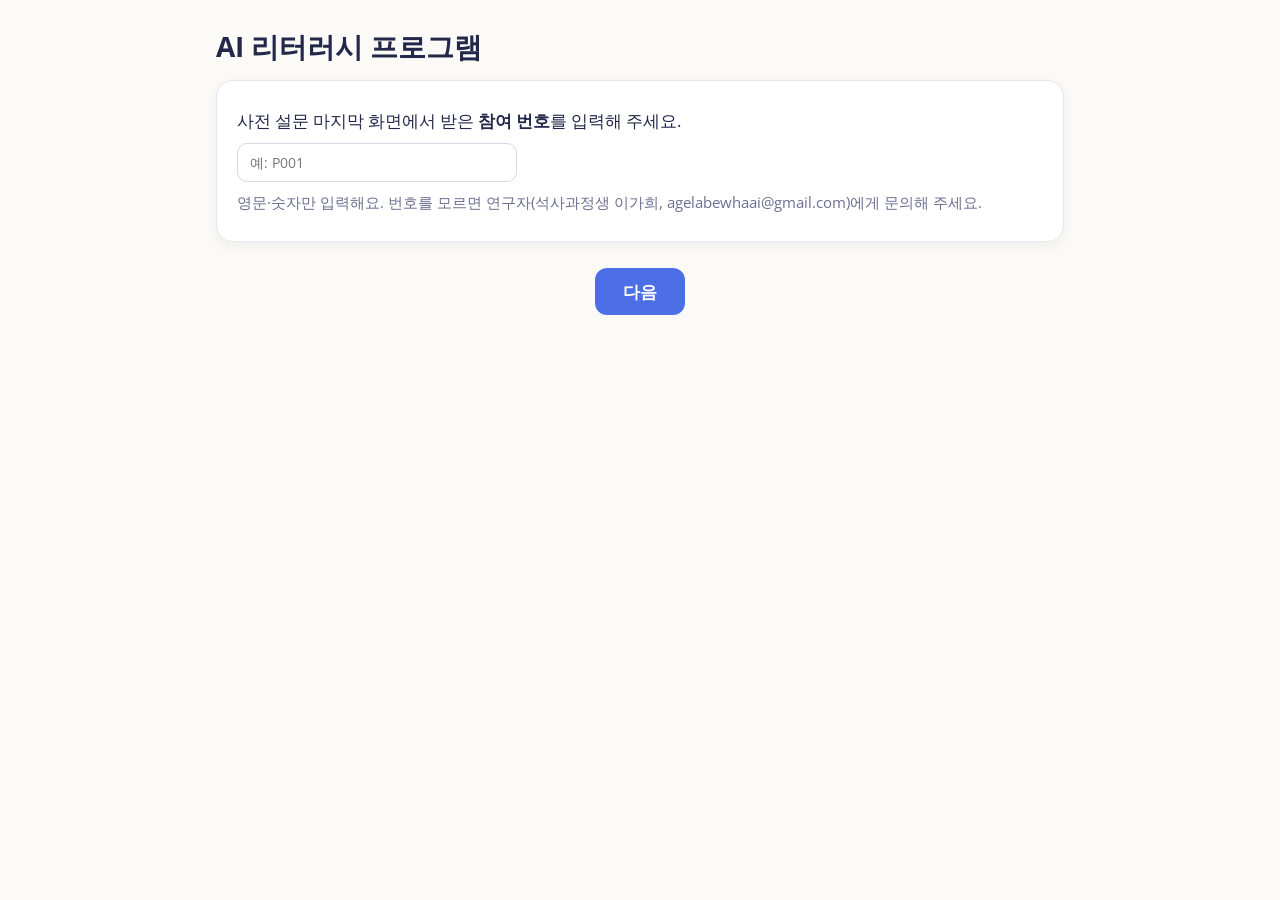
<file: program.html>
<!doctype html>
<html lang="ko">
<head>
<meta charset="utf-8">
<meta name="viewport" content="width=device-width, initial-scale=1">
<title>AI 리터러시 프로그램</title>
<link rel="stylesheet" href="jspsych.css">
<link rel="stylesheet" href="style.css?v=1117a">
<script src="jspsych.js"></script>
<script src="plugin-html-button-response.js"></script>
<script src="plugin-survey-html-form.js"></script>
<script src="plugin-browser-check.js"></script>
<script src="plugin-call-function.js"></script>
<script src="config.js?v=1117a"></script>
<script src="measures.js?v=1117a"></script>
<script>const FORM = "program";</script>
<script src="common.js?v=1117a"></script>
<script src="debug-main.js?v=1123a"></script>
</head>
<body>
<div id="app"></div>
<script src="program-main.js?v=1125f"></script>
</body>
</html>
</file>
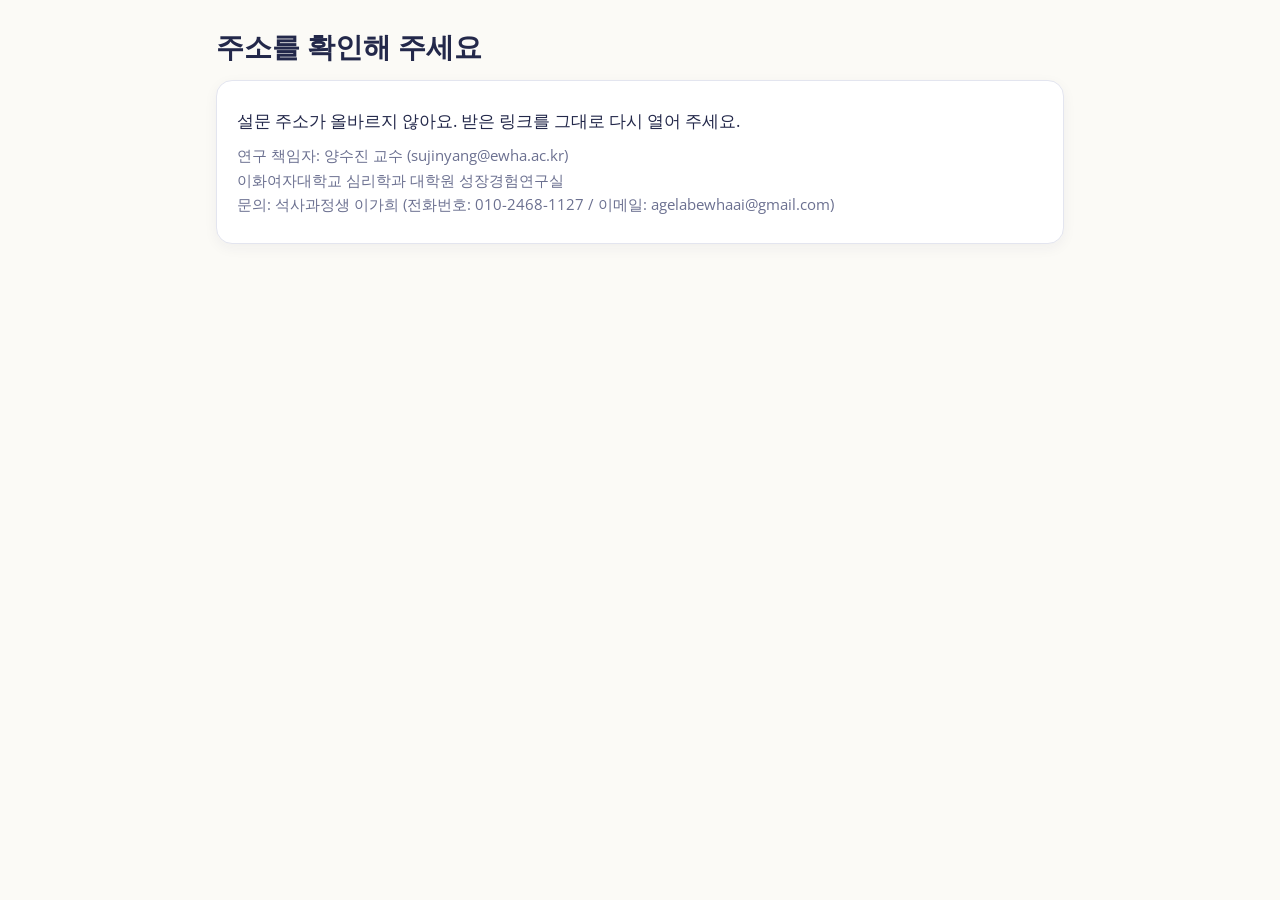
<file: survey-b.html>
<!doctype html>
<html lang="ko">
<head>
<meta charset="utf-8">
<meta name="viewport" content="width=device-width, initial-scale=1">
<title>설문</title>
<link rel="stylesheet" href="jspsych.css">
<link rel="stylesheet" href="style.css?v=1117a">
<script src="jspsych.js"></script>
<script src="plugin-html-button-response.js"></script>
<script src="plugin-survey-html-form.js"></script>
<script src="plugin-browser-check.js"></script>
<script src="plugin-call-function.js"></script>
<script src="config.js?v=1117a"></script>
<script src="measures-main.js?v=1127e"></script>
<script>const WAVE = Number(new URLSearchParams(location.search).get("t")); const FORM = "t" + WAVE;</script>
<script src="common.js?v=1117a"></script>
<script src="debug-main.js?v=1123a"></script>
<style>#jspsych-content h1:empty{display:none;}</style>
</head>
<body>
<div id="app"></div>
<script src="survey-b.js?v=1126b"></script>
</body>
</html>
</file>
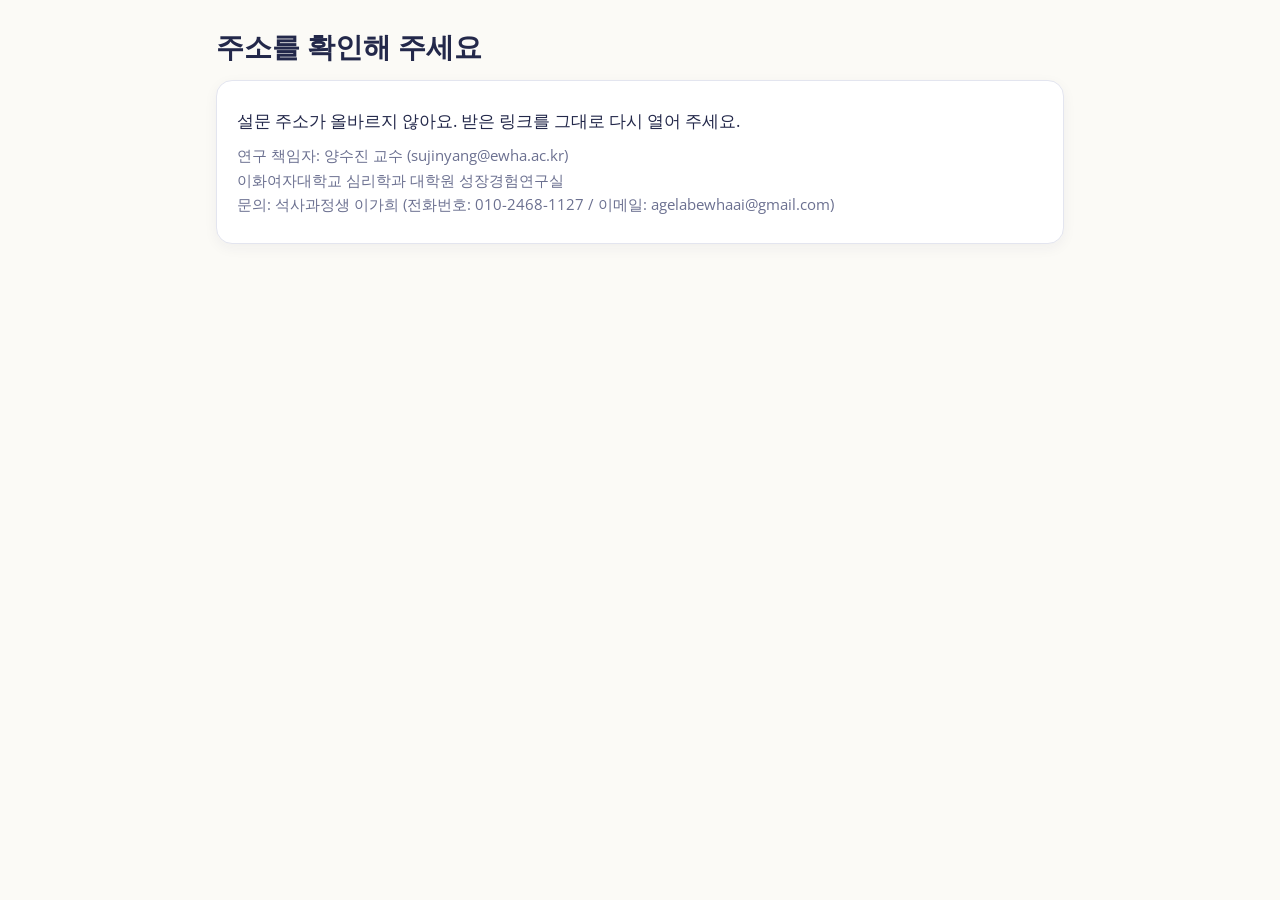
<file: survey.html>
<!doctype html>
<html lang="ko">
<head>
<meta charset="utf-8">
<meta name="viewport" content="width=device-width, initial-scale=1">
<title>AI 리터러시 설문</title>
<link rel="stylesheet" href="jspsych.css">
<link rel="stylesheet" href="style.css?v=1117a">
<script src="jspsych.js"></script>
<script src="plugin-html-button-response.js"></script>
<script src="plugin-survey-html-form.js"></script>
<script src="plugin-browser-check.js"></script>
<script src="plugin-call-function.js"></script>
<script src="config.js?v=1117a"></script>
<script src="measures-main.js?v=1127e"></script>
<script>const WAVE = Number(new URLSearchParams(location.search).get("t")); const FORM = "t" + WAVE;</script>
<script src="common.js?v=1117a"></script>
<script src="debug-main.js?v=1123a"></script>
<style>#jspsych-content h1:empty{display:none;}</style>
</head>
<body>
<div id="app"></div>
<script src="survey.js?v=1125d"></script>
</body>
</html>
</file>
<file: style.css>
:root{
  --blue:#4C6FE8; --blue-soft:#E8EDFD; --lav:#A893F0; --lav-soft:#F1ECFD;
  --ivory:#FBFAF6; --ink:#23284A; --sub:#6B7090; --line:#E3E5EF;
  --mint:#2E9C82; --mint-soft:#E3F6F0; --orange:#F2A65A; --peach:#FFF1DE;
  --red:#D95454; --red-soft:#FDECEC; --mark:#FFE59A;
}
html,body{background:var(--ivory);}
body{margin:0;color:var(--ink);
  font-family:"Pretendard","Apple SD Gothic Neo","Malgun Gothic","Noto Sans KR",system-ui,sans-serif;
  -webkit-font-smoothing:antialiased;}
.jspsych-display-element{font-size:17px;line-height:1.65;}
.jspsych-content{max-width:880px;width:100%;margin:0 auto;padding:20px 16px 56px;box-sizing:border-box;text-align:left;}
.jspsych-content-wrapper{align-items:flex-start;}
h1{font-size:28px;line-height:1.35;margin:8px 0 14px;}
h2{font-size:22px;line-height:1.4;margin:6px 0 10px;}
h3{font-size:18px;margin:18px 0 8px;}
p{margin:8px 0;}
.sub{color:var(--sub);font-size:15px;}
.center{text-align:center;}

/* step indicator */
.steps{display:flex;gap:6px;margin:0 0 18px;flex-wrap:wrap;}
.steps span{flex:1;min-width:64px;text-align:center;font-size:13px;font-weight:700;padding:6px 4px;border-radius:999px;background:#EEF0F7;color:#9AA0BB;}
.steps span.done{background:var(--blue-soft);color:var(--blue);}
.steps span.now{background:var(--blue);color:#fff;}

.card{background:#fff;border:1px solid var(--line);border-radius:16px;padding:18px 20px;margin:14px 0;box-shadow:0 4px 14px rgba(35,40,74,.05);}
.note{background:var(--lav-soft);border-radius:12px;padding:12px 16px;margin:12px 0;}
.warn{background:var(--peach);border-radius:12px;padding:12px 16px;margin:12px 0;}
.timer{float:right;font-size:13px;color:var(--sub);background:#fff;border:1px solid var(--line);border-radius:999px;padding:3px 10px;}

/* buttons */
.jspsych-btn{font-family:inherit;font-size:17px;font-weight:700;padding:12px 28px;border-radius:12px;border:none;background:var(--blue);color:#fff;cursor:pointer;}
.jspsych-btn:hover{background:#3D5ED6;}
.jspsych-btn:disabled{background:#C9CEE0;color:#fff;cursor:not-allowed;}
#jspsych-survey-html-form-next{display:block;margin:26px auto 0;}
#jspsych-html-button-response-btngroup{text-align:center;margin-top:12px;}
.ghost{font-family:inherit;font-size:15px;font-weight:700;padding:8px 16px;border-radius:10px;border:1.5px solid var(--blue);background:#fff;color:var(--blue);cursor:pointer;}

/* video */
.vwrap{position:relative;background:#000;border-radius:14px;overflow:hidden;}
.vwrap video{display:block;width:100%;aspect-ratio:16/9;background:#000;}
.vwrap:fullscreen{border-radius:0;display:flex;flex-direction:column;justify-content:center;}
.vwrap:fullscreen video{height:calc(100vh - 56px);aspect-ratio:auto;}
.vctl{display:flex;align-items:center;gap:12px;padding:10px 12px;background:#1B1F3A;color:#fff;}
.vctl button{font-family:inherit;font-size:15px;font-weight:700;border:none;border-radius:8px;padding:7px 14px;cursor:pointer;background:#fff;color:var(--ink);white-space:nowrap;}
.vbar{flex:1;height:6px;border-radius:3px;background:rgba(255,255,255,.25);overflow:hidden;}
.vbar div{height:100%;width:0;background:var(--orange);}
.vtime{font-size:13px;font-variant-numeric:tabular-nums;white-space:nowrap;opacity:.85;}
.vbig{position:absolute;inset:0 0 56px 0;display:flex;align-items:center;justify-content:center;background:rgba(14,18,40,.35);cursor:pointer;}
.vbig span{background:#fff;color:var(--ink);font-weight:800;font-size:20px;border-radius:999px;padding:14px 28px;box-shadow:0 8px 30px rgba(0,0,0,.3);}
.vstatus{margin-top:10px;font-size:15px;color:var(--sub);text-align:center;}
.vstatus.ok{color:var(--mint);font-weight:700;}

/* chat */
.chat{background:#F6F7FB;border:1px solid var(--line);border-radius:16px;padding:16px;margin:12px 0;}
.chat .ttl{font-weight:800;font-size:15px;color:var(--sub);margin-bottom:10px;}
.msg{display:flex;margin:8px 0;}
.msg.me{justify-content:flex-end;}
.bub{max-width:84%;padding:12px 16px;border-radius:18px;font-size:16.5px;line-height:1.65;}
.me .bub{background:var(--blue);color:#fff;border-bottom-right-radius:6px;}
.ai .bub{background:#fff;border:1px solid var(--line);border-bottom-left-radius:6px;}
.ai .who{font-size:12px;font-weight:800;color:var(--sub);margin-bottom:4px;}
.bub .hd{display:block;font-weight:800;margin-top:8px;}
.bub .hd:first-child{margin-top:0;}
.bub img{display:block;max-width:220px;width:100%;border-radius:10px;border:1px solid rgba(255,255,255,.6);margin:4px 0 8px;background:#fff;}
.sent{border-radius:4px;transition:background .15s;}
.selectable .sent{cursor:pointer;border-bottom:1.5px dashed #C3C8DD;}
.selectable .sent:hover{background:#FFF6D6;}
.sent.marked{background:var(--mark);border-bottom-color:#E0A800;box-shadow:0 0 0 2px var(--mark);}
.wholechip{display:inline-block;margin:6px 0 2px;padding:5px 12px;border-radius:999px;border:1.5px dashed #C3C8DD;font-size:14px;font-weight:700;color:var(--sub);cursor:pointer;background:#fff;}
.wholechip.marked{background:var(--mark);border:1.5px solid #E0A800;color:var(--ink);}

/* response cards */
.resp{border-left:4px solid var(--orange);background:#fff;border-radius:10px;padding:12px 14px;margin:10px 0;border-top:1px solid var(--line);border-right:1px solid var(--line);border-bottom:1px solid var(--line);}
.resp .q{font-size:15px;background:#FFF8E4;border-radius:8px;padding:6px 10px;margin-bottom:8px;}
.resp label.f{display:block;font-size:14px;font-weight:700;margin:8px 0 4px;color:var(--sub);}
textarea,input[type=text],input[type=number],select{font-family:inherit;font-size:16px;width:100%;box-sizing:border-box;border:1.5px solid #D5D8E6;border-radius:10px;padding:9px 12px;background:#fff;color:var(--ink);}
textarea{min-height:64px;resize:vertical;}
textarea:focus,input:focus,select:focus{outline:none;border-color:var(--blue);}
.empty{color:var(--sub);font-size:15px;padding:8px 0;}
.crit{display:flex;flex-wrap:wrap;gap:6px 14px;font-size:15px;}
.crit label,.opts label{cursor:pointer;}
.opts{display:flex;flex-direction:column;gap:8px;margin:8px 0;}
.opts label{display:flex;gap:10px;align-items:flex-start;background:#fff;border:1.5px solid var(--line);border-radius:10px;padding:10px 12px;}
.opts input{margin-top:5px;}
.clues{counter-reset:c;padding-left:0;list-style:none;margin:8px 0;}
.clues li{position:relative;padding-left:34px;margin:6px 0;}
.clues li::before{counter-increment:c;content:counter(c);position:absolute;left:0;top:1px;width:24px;height:24px;border-radius:12px;background:var(--lav);color:#fff;font-weight:800;font-size:14px;text-align:center;line-height:24px;}
.criteria li b{color:var(--blue);}

/* likert */
.lk{margin:14px 0;}
.lk .lq{font-weight:700;margin-bottom:6px;}
.row{display:flex;gap:6px;}
.row label{flex:1;text-align:center;font-size:13px;border:1.5px solid var(--line);border-radius:10px;padding:8px 2px;background:#fff;cursor:pointer;line-height:1.3;}
.row label:has(input:checked){border-color:var(--blue);background:var(--blue-soft);}
.row input{display:block;margin:0 auto 4px;}
.num{display:block;font-weight:800;font-size:15px;}
@media (max-width:560px){
  .jspsych-display-element{font-size:16px;}
  h1{font-size:24px;}
  .row label{font-size:11px;}
  .bub{max-width:92%;}
}

/* 설문 */
.consent h3{margin:20px 0 6px;font-size:17px;color:var(--blue);}
.consent h3:first-child{margin-top:0;}
.consent ol{margin:6px 0;padding-left:22px;}
.opts.row2{flex-direction:row;flex-wrap:wrap;}
.opts.row2 label{flex:1;min-width:120px;}
.vproxy{position:absolute;opacity:0;width:1px;height:1px;pointer-events:none;border:0;padding:0;}
.lk{position:relative;}
.lk + .lk{border-top:1px solid var(--line);padding-top:14px;}
.sd{display:grid;grid-template-columns:110px 1fr 110px;align-items:center;gap:10px;padding:10px 0;border-bottom:1px solid var(--line);}
.sd:last-child{border-bottom:0;}
.sd .l{text-align:right;font-weight:700;font-size:15px;}
.sd .r{font-weight:700;font-size:15px;}
.sd .row label{padding:8px 2px;}
@media (max-width:560px){.sd{grid-template-columns:1fr 1fr;}.sd .row{grid-column:1/3;grid-row:2;}.sd .l{text-align:left;}.sd .r{text-align:right;}}
.rank .rk{display:flex;gap:10px;align-items:flex-start;text-align:left;font:inherit;font-size:15.5px;color:var(--ink);background:#fff;border:1.5px solid var(--line);border-radius:10px;padding:10px 12px;cursor:pointer;}
.rank .rk .badge{flex:0 0 26px;height:26px;border-radius:13px;border:1.5px solid #C9CEE0;font-weight:800;font-size:14px;line-height:23px;text-align:center;color:#fff;}
.rank .rk.on{border-color:var(--blue);background:var(--blue-soft);}
.rank .rk.on .badge{background:var(--blue);border-color:var(--blue);}
.ladder{display:flex;flex-direction:column;gap:4px;max-width:320px;margin:8px auto;border-left:6px solid #C9B9F5;border-right:6px solid #C9B9F5;padding:4px 10px;}
.ladder label{display:flex;gap:10px;align-items:center;border:1.5px solid var(--line);border-radius:8px;padding:6px 12px;background:#fff;cursor:pointer;font-weight:700;}
.ladder label:has(input:checked){border-color:var(--blue);background:var(--blue-soft);}
input.other{margin-top:8px;}

/* ===== 활동 선택형 문항 (v4) ===== */
.qitem{background:#fff;border:1px solid var(--line);border-radius:14px;padding:14px 16px;margin:12px 0;box-shadow:0 3px 10px rgba(35,40,74,.04);}
.qstem{display:flex;gap:10px;align-items:flex-start;font-weight:700;margin-bottom:8px;}
.qstem .qn{flex:0 0 26px;height:26px;border-radius:13px;background:var(--blue);color:#fff;font-size:14px;font-weight:800;text-align:center;line-height:26px;margin-top:1px;}
.opts.compact{gap:6px;margin:4px 0 0;}
.opts.compact label{padding:8px 12px;font-size:15.5px;}
.opts label:has(input:checked){border-color:var(--blue);background:var(--blue-soft);}
.twocol{display:grid;grid-template-columns:1fr 1fr;gap:14px;align-items:start;}
.twocol .chat{margin:0;}
@media (max-width:720px){.twocol{grid-template-columns:1fr;}}
.notice{background:#fff;border:1.5px solid #CFE3DA;border-radius:14px;overflow:hidden;}
.notice .nhd{background:var(--mint);color:#fff;font-weight:800;padding:10px 14px;font-size:15.5px;}
.notice .nsub{padding:10px 14px 0;font-weight:800;}
.notice ul{margin:6px 0 12px;padding-left:30px;font-size:15.5px;}
.notice li{margin:4px 0;}
.scorebox{display:inline-block;background:var(--blue-soft);color:var(--blue);font-weight:800;border-radius:14px;padding:8px 18px;margin:4px 0 10px;font-size:18px;}
.scorebox span{font-size:30px;}
.fbrow{display:flex;gap:12px;background:#fff;border:1px solid var(--line);border-radius:14px;padding:14px 16px;margin:10px 0;}
.fbrow.ok{border-left:5px solid var(--mint);}
.fbrow.ng{border-left:5px solid var(--red);}
.fbmark{flex:0 0 28px;height:28px;border-radius:14px;color:#fff;font-weight:900;text-align:center;line-height:28px;}
.fbrow.ok .fbmark{background:var(--mint);}
.fbrow.ng .fbmark{background:var(--red);}
.fbstem{font-weight:700;}
.fbans{margin-top:6px;font-size:15.5px;}
.fbwhy{margin-top:6px;font-size:15px;color:var(--sub);background:#F6F7FB;border-radius:8px;padding:8px 10px;}
details.card summary{cursor:pointer;color:var(--blue);}
.opts.compact.inline{flex-direction:row;flex-wrap:wrap;}
.opts.compact.inline label{flex:1;min-width:150px;}

/* ===== 학교 홈페이지 게시글 모양 공지 ===== */
.lbl{font-size:14px;font-weight:800;color:var(--sub);margin:16px 0 6px;}
.post{background:#fff;border:1px solid #D9DCE6;border-radius:10px;overflow:hidden;font-size:15.5px;box-shadow:0 3px 10px rgba(35,40,74,.05);margin-bottom:8px;}
.post .psite{display:flex;justify-content:space-between;align-items:center;gap:10px;background:#1F3A6E;color:#fff;padding:9px 14px;flex-wrap:wrap;}
.post .plogo{font-weight:800;}
.post .pnav{font-size:13px;opacity:.85;}
.post .ptitle{font-size:18px;font-weight:800;padding:14px 16px 6px;border-bottom:0;}
.post .ptag{display:inline-block;font-size:12.5px;font-weight:800;color:#1F3A6E;background:#E4EAF6;border-radius:6px;padding:2px 8px;margin-right:8px;vertical-align:2px;}
.post .pmeta{display:flex;gap:14px;flex-wrap:wrap;font-size:13px;color:#8A8FA8;padding:0 16px 10px;border-bottom:2px solid #1F3A6E;}
.post .pbody{padding:12px 16px 4px;}
.post .ptable{width:100%;border-collapse:collapse;margin:8px 0;}
.post .ptable th{width:96px;text-align:left;background:#F3F5FA;border:1px solid #E1E4EE;padding:7px 10px;font-weight:700;white-space:nowrap;}
.post .ptable td{border:1px solid #E1E4EE;padding:7px 10px;}
.post .psmall{font-size:13.5px;color:var(--sub);}
.post .pattach{border-top:1px solid #E1E4EE;background:#FAFBFD;padding:9px 16px;font-size:13.5px;color:#4C6FE8;}
.dgroup{border-top:2px dashed var(--line);padding-top:6px;margin-top:18px;}
/* ===== 영상 속 입력창 ===== */
.vtask{background:#fff;border:2px solid var(--blue);border-radius:16px;padding:16px 18px;margin:14px 0;box-shadow:0 10px 26px rgba(76,111,232,.15);}
.vtask h2{margin-top:0;}
.vtaskerr{color:var(--red);font-weight:700;min-height:20px;}
.pinfo .fld{margin:0 0 14px;}
.pinfo .fld label.f{display:block;margin-bottom:6px;}
.pinfo input[type=text],.pinfo input[type=number],.pinfo input[type=tel],.pinfo input[type=email]{display:block;width:100%;max-width:360px;box-sizing:border-box;padding:10px 12px;border:1.5px solid var(--line);border-radius:10px;font-size:16px;font-family:inherit;background:#fff;}
.pinfo input[type=number]{max-width:140px;}

/* 2026-11-16: 해당 없음 보기, 나의 작은 변화, 5일 복습 카드뉴스 */
.row.hasna label.na{flex:1.3;background:#F6F7FB;color:var(--sub);}
.mychange{background:var(--mint-soft);border-radius:10px;padding:8px 12px;margin:8px 0 2px;font-size:15px;font-weight:400;}
.cardnews{max-width:560px;margin:8px auto 0;}
.cardnews img{width:100%;border-radius:18px;display:block;}
.cn-in{min-height:380px;background:#fff;border:1px solid var(--line);border-radius:20px;padding:34px 30px;box-sizing:border-box;
  display:flex;flex-direction:column;justify-content:center;box-shadow:0 8px 24px rgba(35,40,74,.08);}
.cn-in h2{font-size:26px;margin:6px 0 14px;}
.cn-in p{font-size:19px;line-height:1.7;}
.cn-k{font-size:14px;font-weight:800;color:var(--blue);letter-spacing:.5px;}
.cn-in.cover{background:linear-gradient(160deg,var(--blue-soft),var(--lav-soft));}
.cn-in.cover h2{font-size:30px;}
.cn-in.today{background:var(--mint-soft);border-color:#BFE6DA;}
.cn-in.today .cn-k{color:var(--mint);font-size:16px;}
.cn-in.today p{font-size:22px;font-weight:700;}
.cnnav{max-width:560px;margin:14px auto 0;display:flex;align-items:center;justify-content:space-between;gap:10px;}
.cnnav span{color:var(--sub);font-weight:700;}
.cnnav .ghost:disabled{opacity:.35;cursor:default;}
.help{text-align:center;margin-top:14px;}
.dots{display:flex;gap:8px;justify-content:center;margin:10px 0;}
.dots span{width:14px;height:14px;border-radius:50%;background:#E3E5EF;}
.dots span.on{background:var(--mint);}
@media (max-width:560px){.cn-in{padding:26px 22px;}.cn-in h2{font-size:22px;}.cn-in p{font-size:17px;}}
</file>
